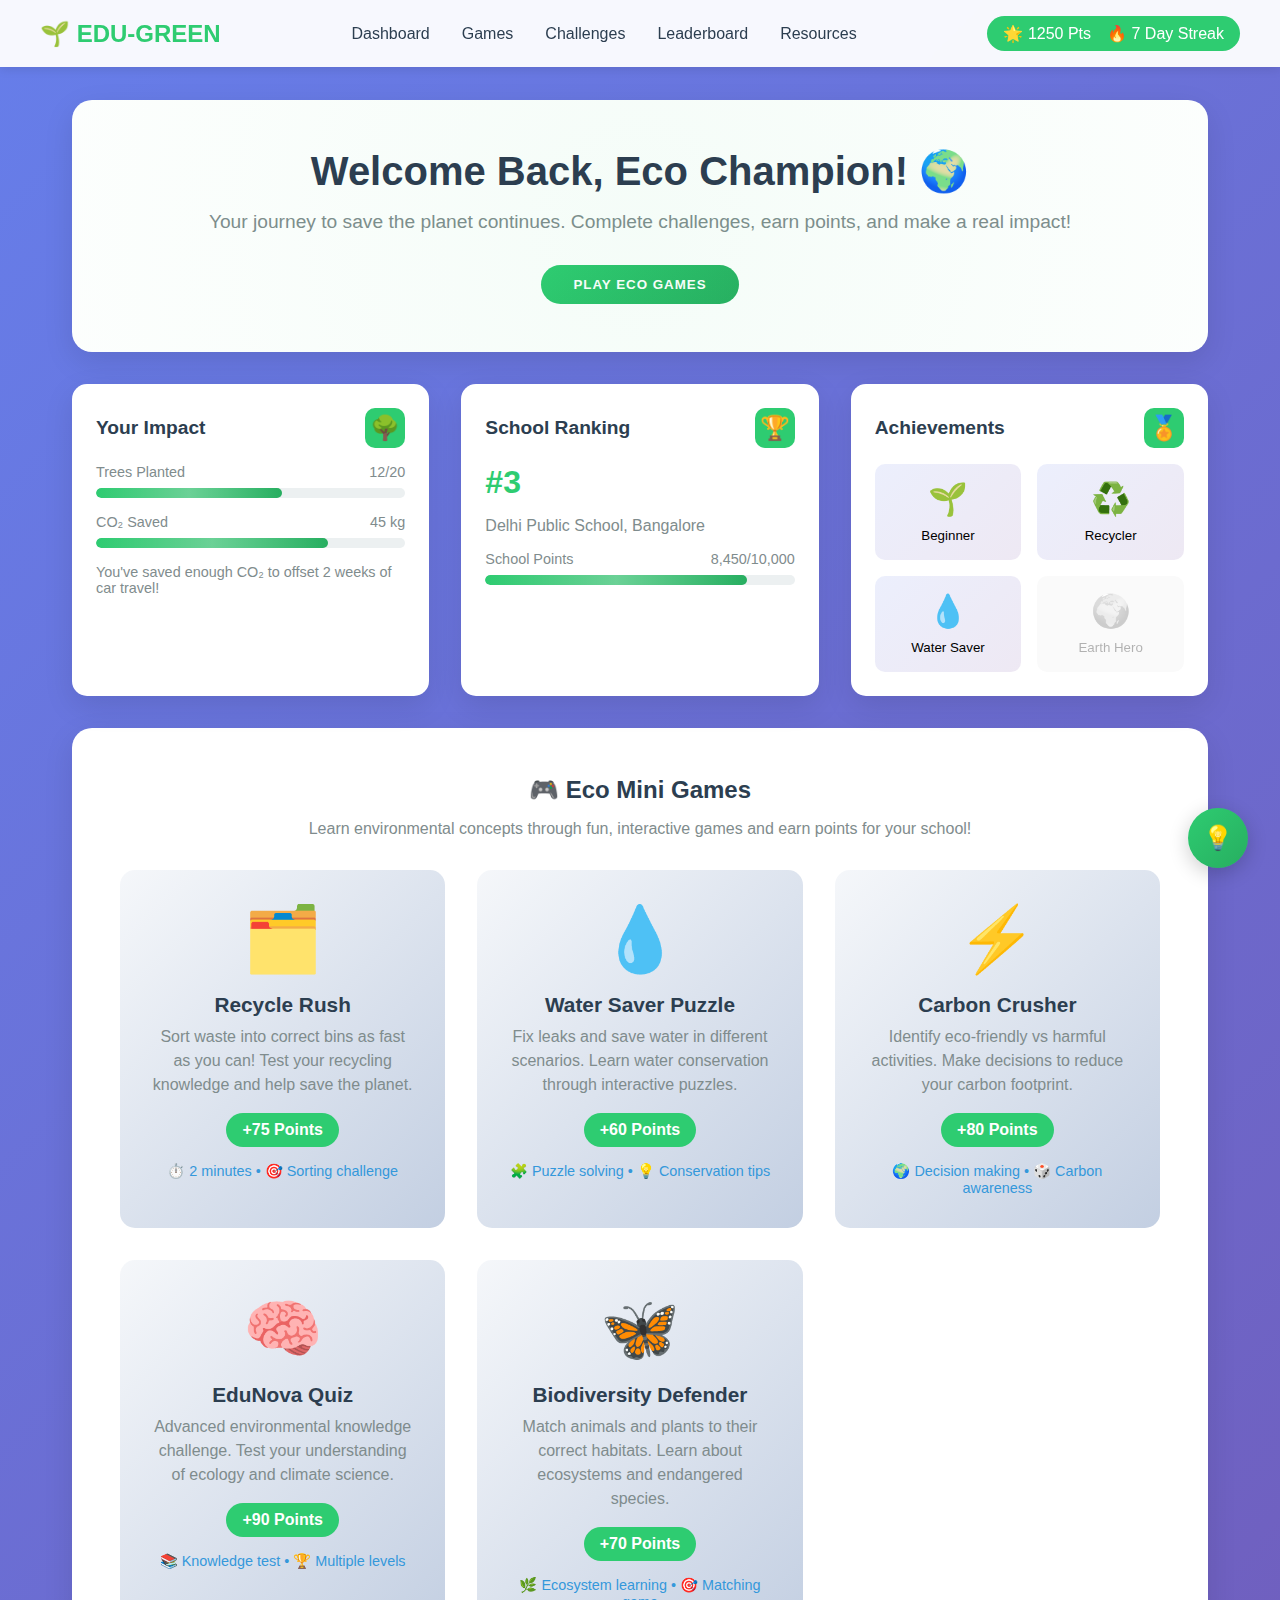
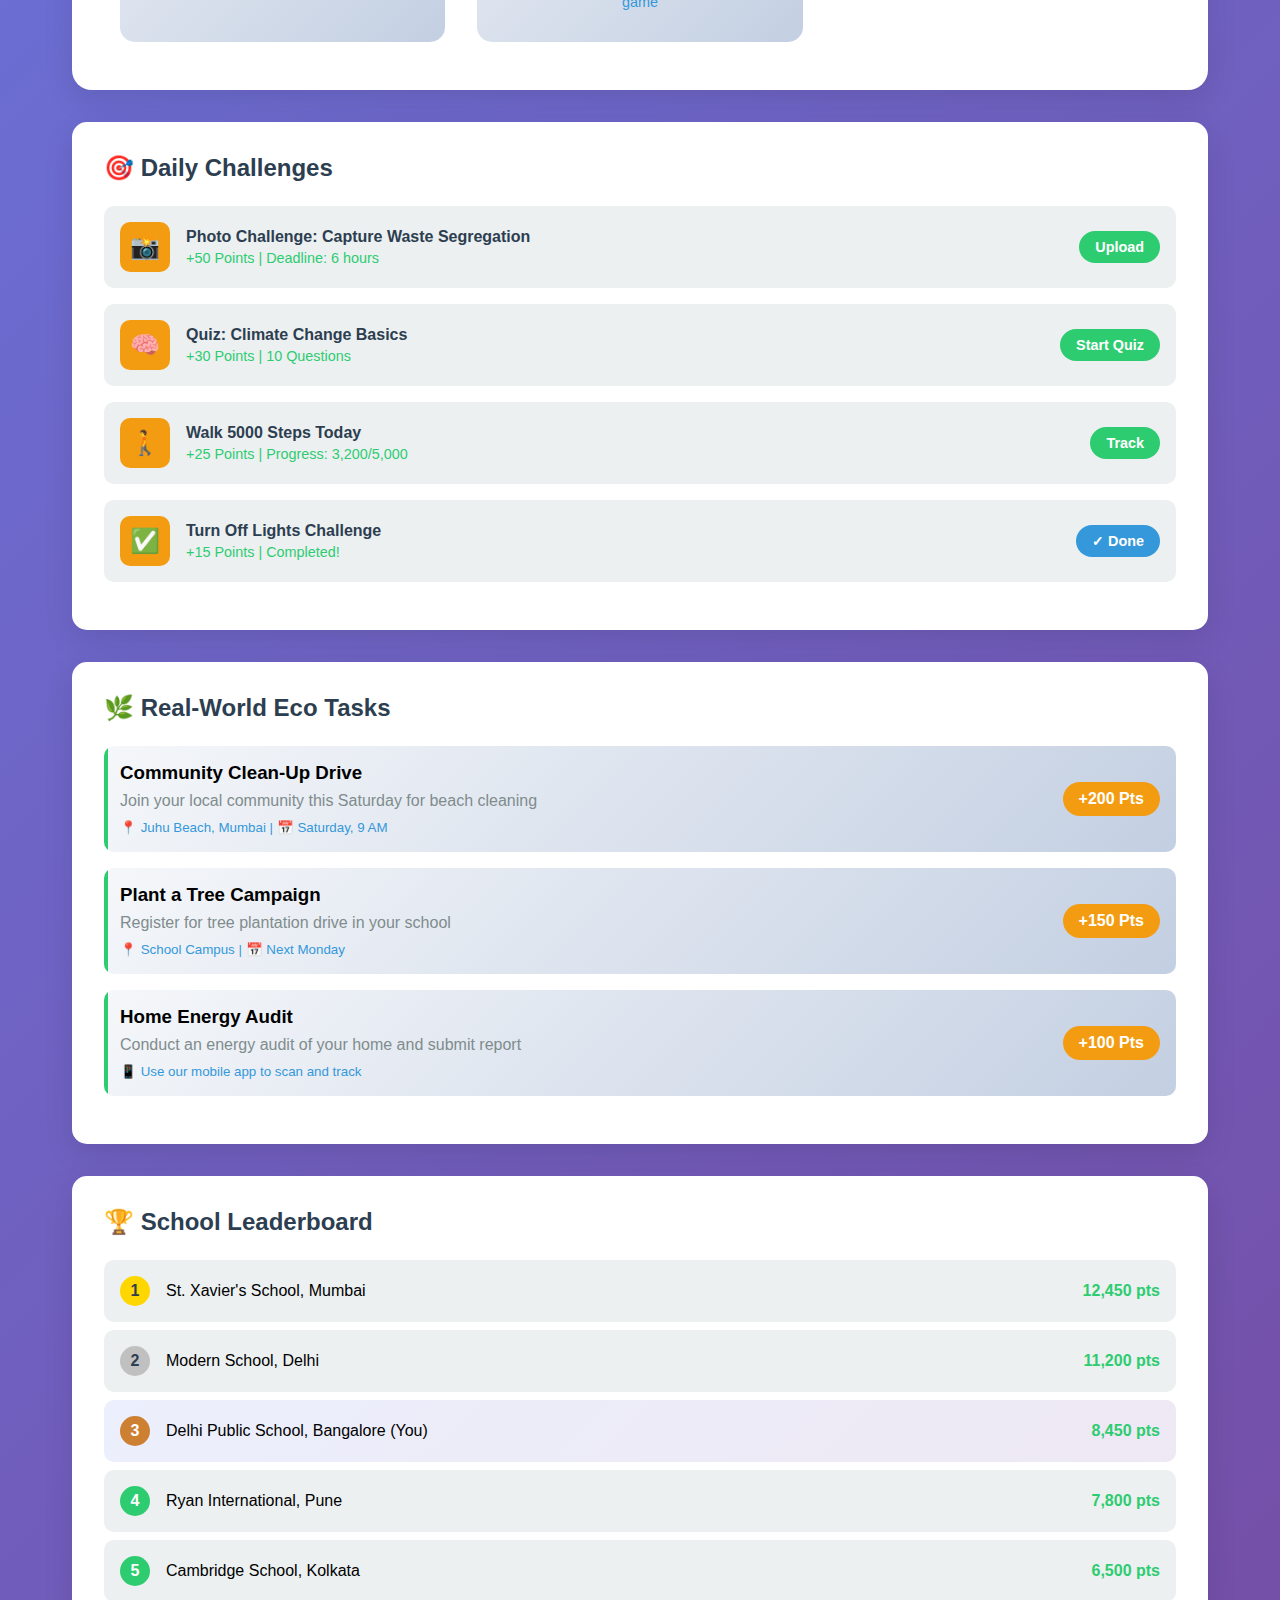
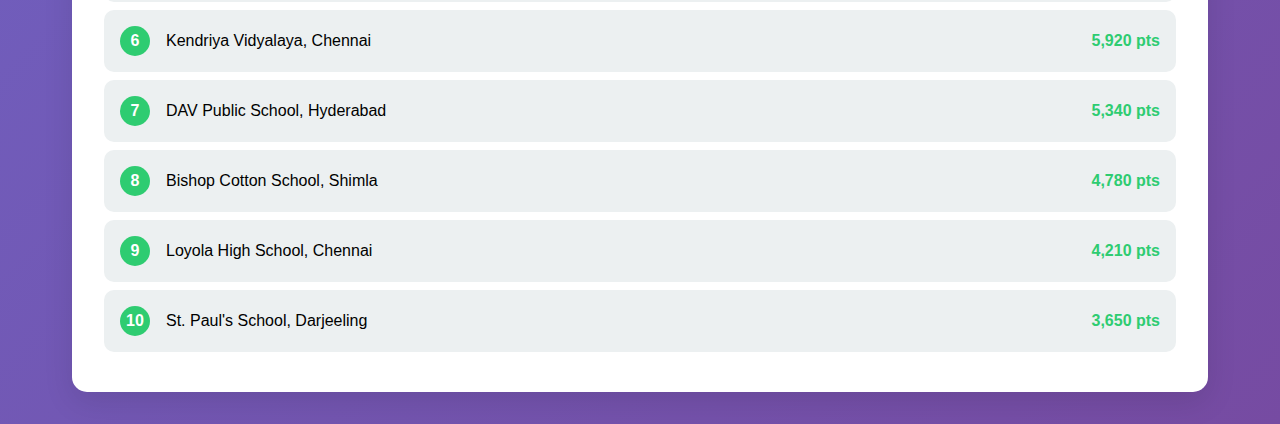
<file: index.html>
<!DOCTYPE html>
<html lang="en">
<head>
    <meta charset="UTF-8">
    <meta name="viewport" content="width=device-width, initial-scale=1.0">
    <title>EDU-GREEN - Learn, Act, Impact</title>
    <link rel="stylesheet" href="styles.css">
</head>
<body>
    <!-- Navigation -->
    <nav>
        <div class="nav-container">
            <div class="logo">
                🌱 EDU-GREEN
            </div>
            <ul class="nav-links">
                <li><a href="#dashboard" onclick="scrollToSection('dashboard')">Dashboard</a></li>
                <li><a href="#games" onclick="scrollToSection('games')">Games</a></li>
                <li><a href="#challenges" onclick="scrollToSection('challenges')">Challenges</a></li>
                <li><a href="#leaderboard" onclick="scrollToSection('leaderboard')">Leaderboard</a></li>
                <li><a href="#resources" onclick="showResources()">Resources</a></li>
            </ul>
            <div class="user-stats">
                <span>🌟 <span id="userPoints">1250</span> Pts</span>
                <span>🔥 <span id="streak">7</span> Day Streak</span>
            </div>
        </div>
    </nav>

    <!-- Main Container -->
    <div class="container">
        <!-- Hero Section -->
        <div class="hero" id="dashboard">
            <h1>Welcome Back, Eco Champion! 🌍</h1>
            <p>Your journey to save the planet continues. Complete challenges, earn points, and make a real impact!</p>
            <button class="btn btn-primary" onclick="scrollToSection('games')">Play Eco Games</button>
        </div>

        <!-- Dashboard Grid -->
        <div class="dashboard-grid">
            <!-- Personal Impact Card -->
            <div class="card" onclick="showImpactDetails()">
                <div class="card-header">
                    <span class="card-title">Your Impact</span>
                    <div class="card-icon">🌳</div>
                </div>
                <div class="progress-container">
                    <div class="progress-label">
                        <span>Trees Planted</span>
                        <span>12/20</span>
                    </div>
                    <div class="progress-bar">
                        <div class="progress-fill" style="width: 60%"></div>
                    </div>
                </div>
                <div class="progress-container">
                    <div class="progress-label">
                        <span>CO₂ Saved</span>
                        <span>45 kg</span>
                    </div>
                    <div class="progress-bar">
                        <div class="progress-fill" style="width: 75%"></div>
                    </div>
                </div>
                <p style="margin-top: 1rem; color: #7f8c8d; font-size: 0.9rem;">
                    You've saved enough CO₂ to offset 2 weeks of car travel!
                </p>
            </div>

            <!-- School Ranking Card -->
            <div class="card" onclick="showSchoolDetails()">
                <div class="card-header">
                    <span class="card-title">School Ranking</span>
                    <div class="card-icon">🏆</div>
                </div>
                <h2 style="font-size: 2rem; color: var(--primary-green); margin: 1rem 0;">#3</h2>
                <p style="color: #7f8c8d;">Delhi Public School, Bangalore</p>
                <div class="progress-container">
                    <div class="progress-label">
                        <span>School Points</span>
                        <span>8,450/10,000</span>
                    </div>
                    <div class="progress-bar">
                        <div class="progress-fill" style="width: 84.5%"></div>
                    </div>
                </div>
            </div>

            <!-- Achievements Card -->
            <div class="card" onclick="showAchievements()">
                <div class="card-header">
                    <span class="card-title">Achievements</span>
                    <div class="card-icon">🏅</div>
                </div>
                <div class="achievements-grid">
                    <div class="achievement-badge earned">
                        <div class="badge-emoji">🌱</div>
                        <small>Beginner</small>
                    </div>
                    <div class="achievement-badge earned">
                        <div class="badge-emoji">♻️</div>
                        <small>Recycler</small>
                    </div>
                    <div class="achievement-badge earned">
                        <div class="badge-emoji">💧</div>
                        <small>Water Saver</small>
                    </div>
                    <div class="achievement-badge locked">
                        <div class="badge-emoji">🌍</div>
                        <small>Earth Hero</small>
                    </div>
                </div>
            </div>
        </div>

        <!-- Eco Games Section -->
        <div class="games-section" id="games">
            <h2 style="text-align: center; color: var(--text-dark); margin-bottom: 1rem;">🎮 Eco Mini Games</h2>
            <p style="text-align: center; color: #7f8c8d; margin-bottom: 2rem;">
                Learn environmental concepts through fun, interactive games and earn points for your school!
            </p>
            
            <div class="games-grid">
                <div class="game-card" onclick="openGameModal('recycle-rush')">
                    <div class="game-icon">🗂️</div>
                    <div class="game-title">Recycle Rush</div>
                    <div class="game-description">Sort waste into correct bins as fast as you can! Test your recycling knowledge and help save the planet.</div>
                    <div class="game-points">+75 Points</div>
                    <div class="game-features">⏱️ 2 minutes • 🎯 Sorting challenge</div>
                </div>

                <div class="game-card" onclick="openGameModal('water-saver')">
                    <div class="game-icon">💧</div>
                    <div class="game-title">Water Saver Puzzle</div>
                    <div class="game-description">Fix leaks and save water in different scenarios. Learn water conservation through interactive puzzles.</div>
                    <div class="game-points">+60 Points</div>
                    <div class="game-features">🧩 Puzzle solving • 💡 Conservation tips</div>
                </div>

                <div class="game-card" onclick="openGameModal('carbon-crusher')">
                    <div class="game-icon">⚡</div>
                    <div class="game-title">Carbon Crusher</div>
                    <div class="game-description">Identify eco-friendly vs harmful activities. Make decisions to reduce your carbon footprint.</div>
                    <div class="game-points">+80 Points</div>
                    <div class="game-features">🌍 Decision making • 🎲 Carbon awareness</div>
                </div>

                <div class="game-card" onclick="openGameModal('edunova-quiz')">
                    <div class="game-icon">🧠</div>
                    <div class="game-title">EduNova Quiz</div>
                    <div class="game-description">Advanced environmental knowledge challenge. Test your understanding of ecology and climate science.</div>
                    <div class="game-points">+90 Points</div>
                    <div class="game-features">📚 Knowledge test • 🏆 Multiple levels</div>
                </div>

                <div class="game-card" onclick="openGameModal('biodiversity-defender')">
                    <div class="game-icon">🦋</div>
                    <div class="game-title">Biodiversity Defender</div>
                    <div class="game-description">Match animals and plants to their correct habitats. Learn about ecosystems and endangered species.</div>
                    <div class="game-points">+70 Points</div>
                    <div class="game-features">🌿 Ecosystem learning • 🎯 Matching game</div>
                </div>
            </div>
        </div>

        <!-- Daily Challenges -->
        <div class="challenges-container" id="challenges">
            <h2 style="margin-bottom: 1.5rem; color: var(--text-dark);">🎯 Daily Challenges</h2>
            
            <div class="challenge-item">
                <div class="challenge-icon">📸</div>
                <div class="challenge-details">
                    <div class="challenge-title">Photo Challenge: Capture Waste Segregation</div>
                    <div class="challenge-reward">+50 Points | Deadline: 6 hours</div>
                </div>
                <button class="challenge-status status-active" onclick="uploadPhoto()">Upload</button>
            </div>

            <div class="challenge-item">
                <div class="challenge-icon">🧠</div>
                <div class="challenge-details">
                    <div class="challenge-title">Quiz: Climate Change Basics</div>
                    <div class="challenge-reward">+30 Points | 10 Questions</div>
                </div>
                <button class="challenge-status status-active" onclick="startQuiz()">Start Quiz</button>
            </div>

            <div class="challenge-item">
                <div class="challenge-icon">🚶</div>
                <div class="challenge-details">
                    <div class="challenge-title">Walk 5000 Steps Today</div>
                    <div class="challenge-reward">+25 Points | Progress: 3,200/5,000</div>
                </div>
                <button class="challenge-status status-active">Track</button>
            </div>

            <div class="challenge-item">
                <div class="challenge-icon">✅</div>
                <div class="challenge-details">
                    <div class="challenge-title">Turn Off Lights Challenge</div>
                    <div class="challenge-reward">+15 Points | Completed!</div>
                </div>
                <button class="challenge-status status-completed">✓ Done</button>
            </div>
        </div>

        <!-- Real-World Eco Tasks -->
        <div class="eco-tasks">
            <h2 style="margin-bottom: 1.5rem; color: var(--text-dark);">🌿 Real-World Eco Tasks</h2>
            
            <div class="task-card">
                <div class="task-info">
                    <h3>Community Clean-Up Drive</h3>
                    <p style="color: #7f8c8d; margin: 0.5rem 0;">Join your local community this Saturday for beach cleaning</p>
                    <small style="color: var(--secondary-blue);">📍 Juhu Beach, Mumbai | 📅 Saturday, 9 AM</small>
                </div>
                <div class="task-points">+200 Pts</div>
            </div>

            <div class="task-card">
                <div class="task-info">
                    <h3>Plant a Tree Campaign</h3>
                    <p style="color: #7f8c8d; margin: 0.5rem 0;">Register for tree plantation drive in your school</p>
                    <small style="color: var(--secondary-blue);">📍 School Campus | 📅 Next Monday</small>
                </div>
                <div class="task-points">+150 Pts</div>
            </div>

            <div class="task-card">
                <div class="task-info">
                    <h3>Home Energy Audit</h3>
                    <p style="color: #7f8c8d; margin: 0.5rem 0;">Conduct an energy audit of your home and submit report</p>
                    <small style="color: var(--secondary-blue);">📱 Use our mobile app to scan and track</small>
                </div>
                <div class="task-points">+100 Pts</div>
            </div>
        </div>

        <!-- Leaderboard -->
        <div class="leaderboard" id="leaderboard">
            <h2 style="margin-bottom: 1.5rem; color: var(--text-dark);">🏆 School Leaderboard</h2>
            
            <div class="leaderboard-item">
                <div class="rank gold">1</div>
                <span class="school-name">St. Xavier's School, Mumbai</span>
                <span class="school-points">12,450 pts</span>
            </div>

            <div class="leaderboard-item">
                <div class="rank silver">2</div>
                <span class="school-name">Modern School, Delhi</span>
                <span class="school-points">11,200 pts</span>
            </div>

            <div class="leaderboard-item" style="background: linear-gradient(135deg, #667eea20 0%, #764ba220 100%);">
                <div class="rank bronze">3</div>
                <span class="school-name">Delhi Public School, Bangalore (You)</span>
                <span class="school-points">8,450 pts</span>
            </div>

            <div class="leaderboard-item">
                <div class="rank">4</div>
                <span class="school-name">Ryan International, Pune</span>
                <span class="school-points">7,800 pts</span>
            </div>

            <div class="leaderboard-item">
                <div class="rank">5</div>
                <span class="school-name">Cambridge School, Kolkata</span>
                <span class="school-points">6,500 pts</span>
            </div>

            <div class="leaderboard-item">
                <div class="rank">6</div>
                <span class="school-name">Kendriya Vidyalaya, Chennai</span>
                <span class="school-points">5,920 pts</span>
            </div>

            <div class="leaderboard-item">
                <div class="rank">7</div>
                <span class="school-name">DAV Public School, Hyderabad</span>
                <span class="school-points">5,340 pts</span>
            </div>

            <div class="leaderboard-item">
                <div class="rank">8</div>
                <span class="school-name">Bishop Cotton School, Shimla</span>
                <span class="school-points">4,780 pts</span>
            </div>

            <div class="leaderboard-item">
                <div class="rank">9</div>
                <span class="school-name">Loyola High School, Chennai</span>
                <span class="school-points">4,210 pts</span>
            </div>

            <div class="leaderboard-item">
                <div class="rank">10</div>
                <span class="school-name">St. Paul's School, Darjeeling</span>
                <span class="school-points">3,650 pts</span>
            </div>
        </div>
    </div>

    <!-- Game Modal -->
    <div id="gameModal" class="modal">
        <div class="modal-content">
            <h2 id="gameTitle" style="margin-bottom: 1rem; color: var(--text-dark); text-align: center;">Game Title</h2>
            <div id="gameInterface" class="game-interface">
                <div style="font-size: 4rem; margin-bottom: 2rem;">🎮</div>
                <h3>Select a game to play!</h3>
                <p style="color: #7f8c8d; margin-top: 1rem;">Choose from our collection of educational eco-games.</p>
            </div>
            <div style="text-align: center; margin-top: 2rem;">
                <button class="btn btn-secondary" onclick="closeGameModal()">Close</button>
            </div>
        </div>
    </div>

    <!-- Floating Action Button -->
    <div class="fab" onclick="showEcoTips()">💡</div>

    <script src="script.js"></script>
</body>
</html>
</file>
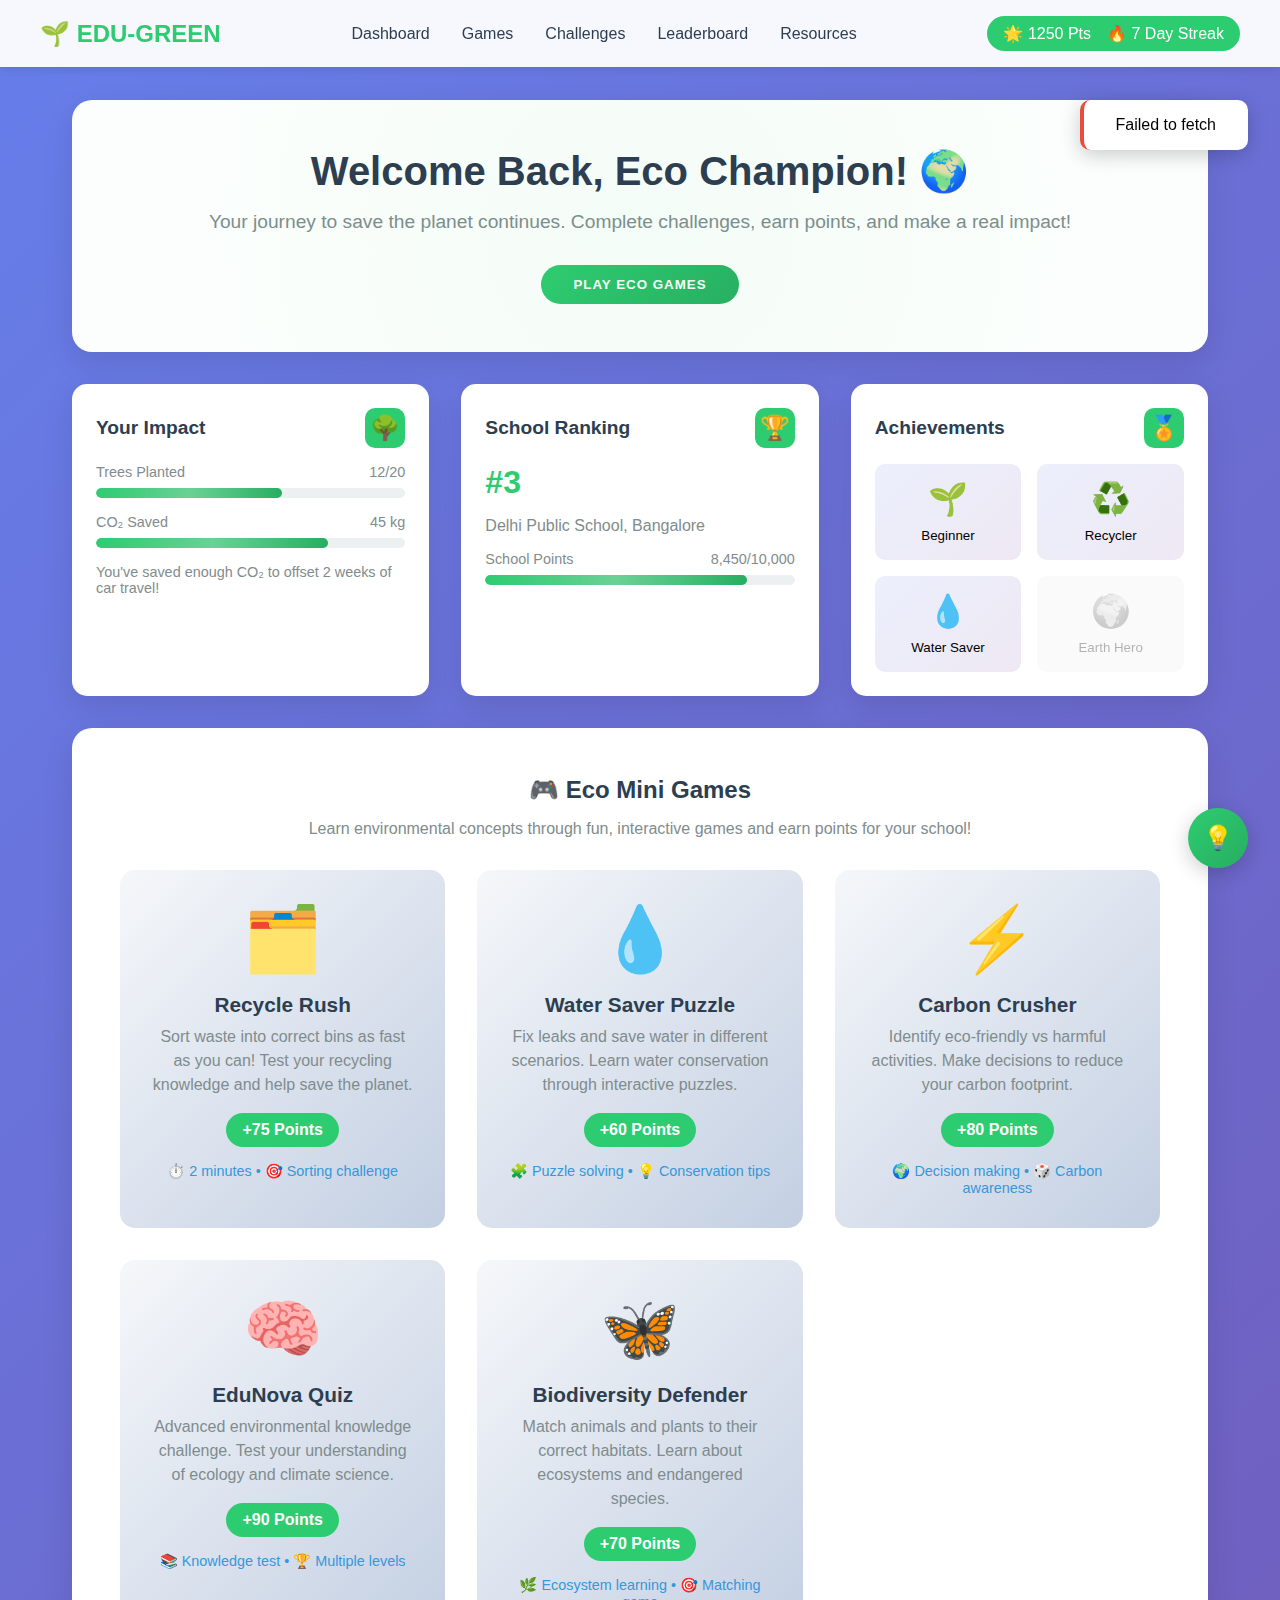
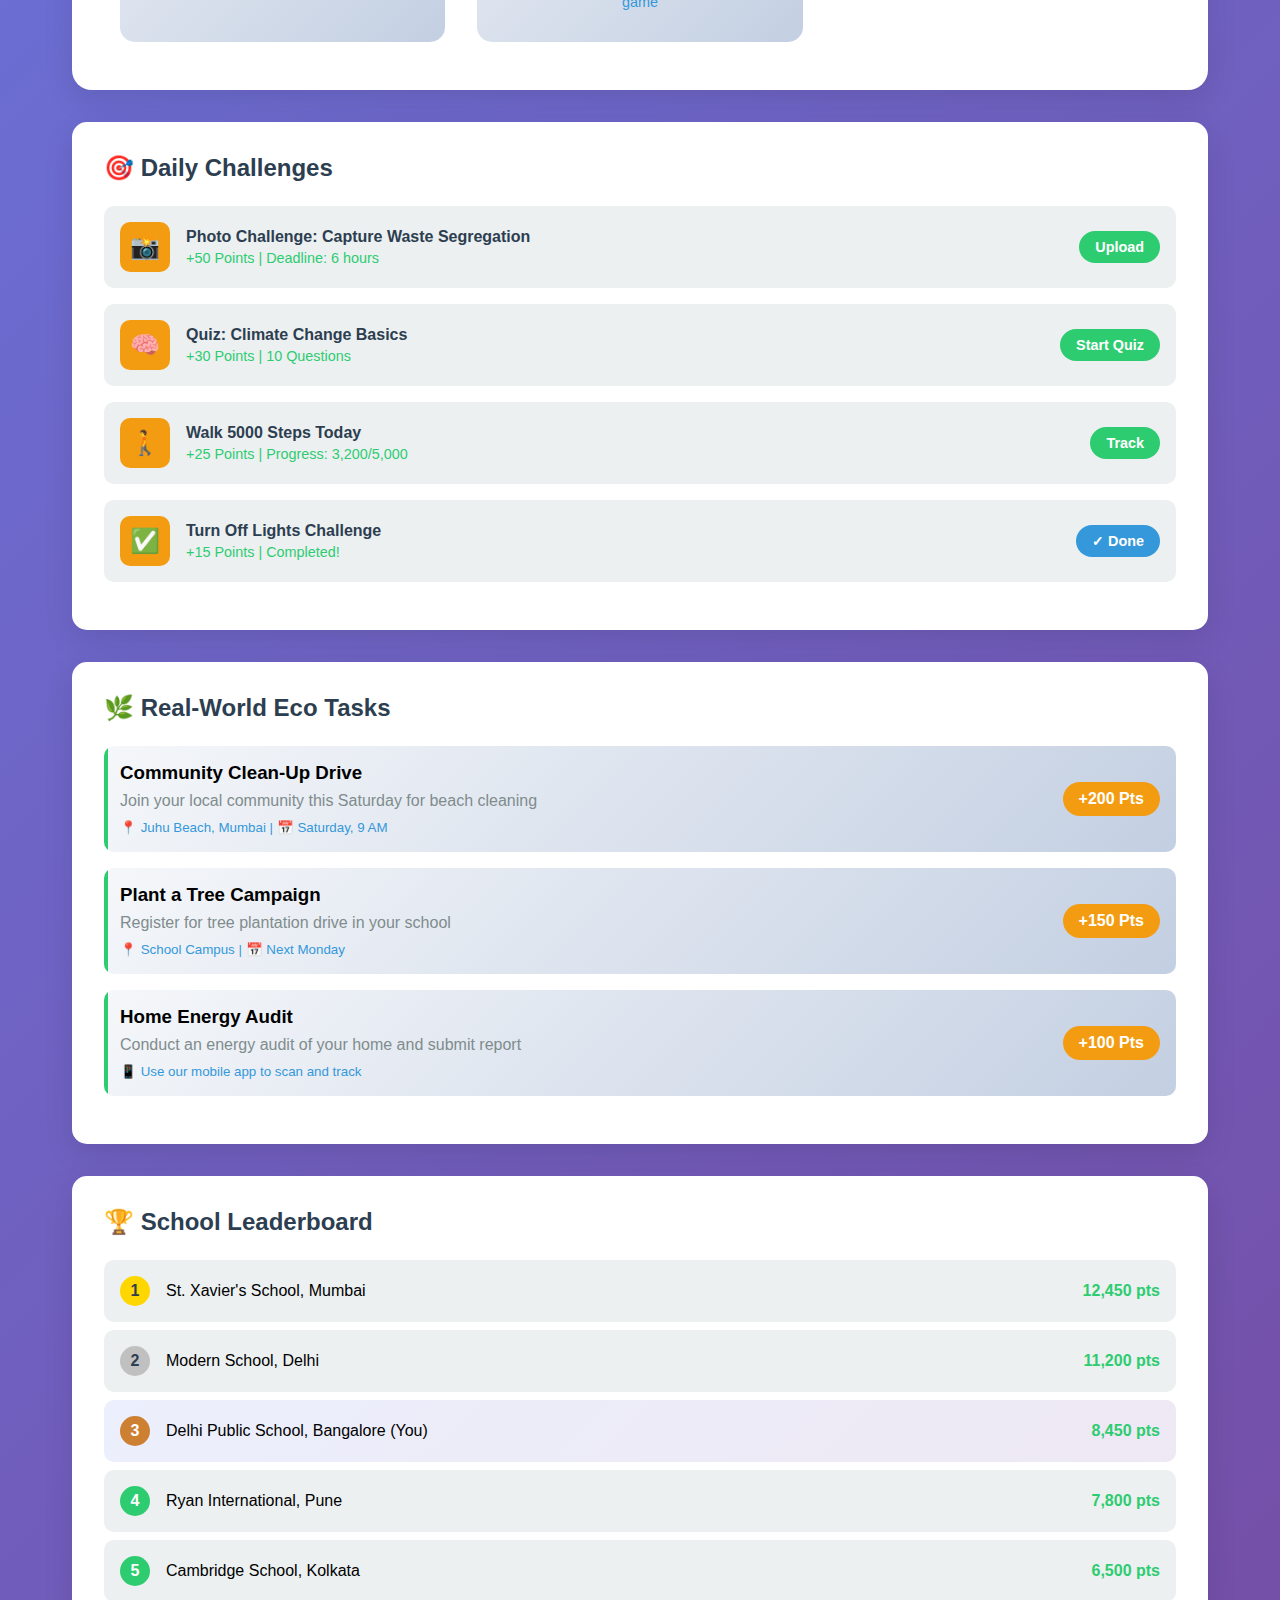
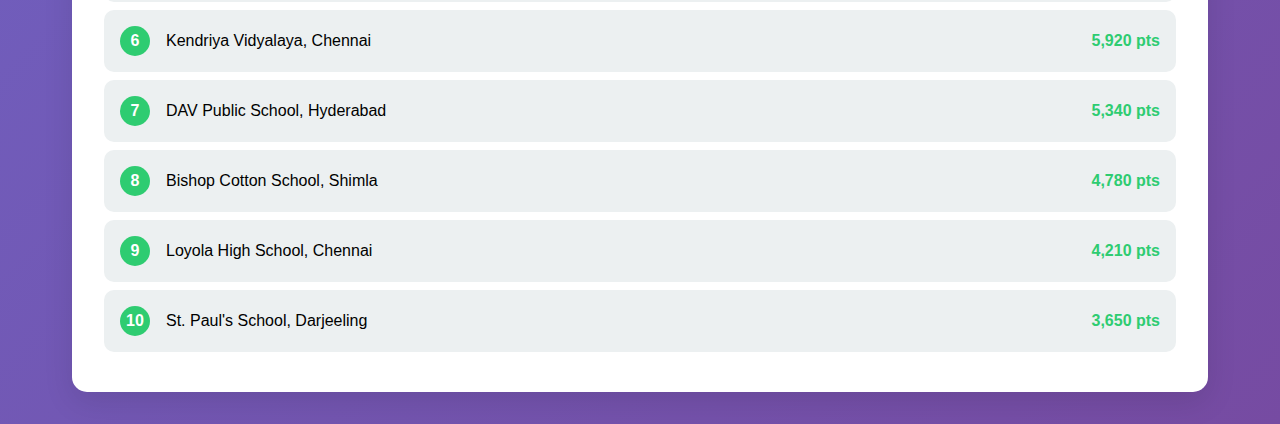
<file: fontend/index.html>
<!DOCTYPE html>
<html lang="en">
<head>
    <meta charset="UTF-8">
    <meta name="viewport" content="width=device-width, initial-scale=1.0">
    <title>EDU-GREEN - Learn, Act, Impact</title>
    <link rel="stylesheet" href="styles.css">
</head>
<body>
    <!-- Navigation -->
    <nav>
        <div class="nav-container">
            <div class="logo">
                🌱 EDU-GREEN
            </div>
            <ul class="nav-links">
                <li><a href="#dashboard" onclick="scrollToSection('dashboard')">Dashboard</a></li>
                <li><a href="#games" onclick="scrollToSection('games')">Games</a></li>
                <li><a href="#challenges" onclick="scrollToSection('challenges')">Challenges</a></li>
                <li><a href="#leaderboard" onclick="scrollToSection('leaderboard')">Leaderboard</a></li>
                <li><a href="#resources" onclick="showResources()">Resources</a></li>
            </ul>
            <div class="user-stats">
                <span>🌟 <span id="userPoints">1250</span> Pts</span>
                <span>🔥 <span id="streak">7</span> Day Streak</span>
            </div>
        </div>
    </nav>

    <!-- Main Container -->
    <div class="container">
        <!-- Hero Section -->
        <div class="hero" id="dashboard">
            <h1>Welcome Back, Eco Champion! 🌍</h1>
            <p>Your journey to save the planet continues. Complete challenges, earn points, and make a real impact!</p>
            <button class="btn btn-primary" onclick="scrollToSection('games')">Play Eco Games</button>
        </div>

        <!-- Dashboard Grid -->
        <div class="dashboard-grid">
            <!-- Personal Impact Card -->
            <div class="card" onclick="showImpactDetails()">
                <div class="card-header">
                    <span class="card-title">Your Impact</span>
                    <div class="card-icon">🌳</div>
                </div>
                <div class="progress-container">
                    <div class="progress-label">
                        <span>Trees Planted</span>
                        <span>12/20</span>
                    </div>
                    <div class="progress-bar">
                        <div class="progress-fill" style="width: 60%"></div>
                    </div>
                </div>
                <div class="progress-container">
                    <div class="progress-label">
                        <span>CO₂ Saved</span>
                        <span>45 kg</span>
                    </div>
                    <div class="progress-bar">
                        <div class="progress-fill" style="width: 75%"></div>
                    </div>
                </div>
                <p style="margin-top: 1rem; color: #7f8c8d; font-size: 0.9rem;">
                    You've saved enough CO₂ to offset 2 weeks of car travel!
                </p>
            </div>

            <!-- School Ranking Card -->
            <div class="card" onclick="showSchoolDetails()">
                <div class="card-header">
                    <span class="card-title">School Ranking</span>
                    <div class="card-icon">🏆</div>
                </div>
                <h2 style="font-size: 2rem; color: var(--primary-green); margin: 1rem 0;">#3</h2>
                <p style="color: #7f8c8d;">Delhi Public School, Bangalore</p>
                <div class="progress-container">
                    <div class="progress-label">
                        <span>School Points</span>
                        <span>8,450/10,000</span>
                    </div>
                    <div class="progress-bar">
                        <div class="progress-fill" style="width: 84.5%"></div>
                    </div>
                </div>
            </div>

            <!-- Achievements Card -->
            <div class="card" onclick="showAchievements()">
                <div class="card-header">
                    <span class="card-title">Achievements</span>
                    <div class="card-icon">🏅</div>
                </div>
                <div class="achievements-grid">
                    <div class="achievement-badge earned">
                        <div class="badge-emoji">🌱</div>
                        <small>Beginner</small>
                    </div>
                    <div class="achievement-badge earned">
                        <div class="badge-emoji">♻️</div>
                        <small>Recycler</small>
                    </div>
                    <div class="achievement-badge earned">
                        <div class="badge-emoji">💧</div>
                        <small>Water Saver</small>
                    </div>
                    <div class="achievement-badge locked">
                        <div class="badge-emoji">🌍</div>
                        <small>Earth Hero</small>
                    </div>
                </div>
            </div>
        </div>

        <!-- Eco Games Section -->
        <div class="games-section" id="games">
            <h2 style="text-align: center; color: var(--text-dark); margin-bottom: 1rem;">🎮 Eco Mini Games</h2>
            <p style="text-align: center; color: #7f8c8d; margin-bottom: 2rem;">
                Learn environmental concepts through fun, interactive games and earn points for your school!
            </p>
            
            <div class="games-grid">
                <div class="game-card" onclick="openGameModal('recycle-rush')">
                    <div class="game-icon">🗂️</div>
                    <div class="game-title">Recycle Rush</div>
                    <div class="game-description">Sort waste into correct bins as fast as you can! Test your recycling knowledge and help save the planet.</div>
                    <div class="game-points">+75 Points</div>
                    <div class="game-features">⏱️ 2 minutes • 🎯 Sorting challenge</div>
                </div>

                <div class="game-card" onclick="openGameModal('water-saver')">
                    <div class="game-icon">💧</div>
                    <div class="game-title">Water Saver Puzzle</div>
                    <div class="game-description">Fix leaks and save water in different scenarios. Learn water conservation through interactive puzzles.</div>
                    <div class="game-points">+60 Points</div>
                    <div class="game-features">🧩 Puzzle solving • 💡 Conservation tips</div>
                </div>

                <div class="game-card" onclick="openGameModal('carbon-crusher')">
                    <div class="game-icon">⚡</div>
                    <div class="game-title">Carbon Crusher</div>
                    <div class="game-description">Identify eco-friendly vs harmful activities. Make decisions to reduce your carbon footprint.</div>
                    <div class="game-points">+80 Points</div>
                    <div class="game-features">🌍 Decision making • 🎲 Carbon awareness</div>
                </div>

                <div class="game-card" onclick="openGameModal('edunova-quiz')">
                    <div class="game-icon">🧠</div>
                    <div class="game-title">EduNova Quiz</div>
                    <div class="game-description">Advanced environmental knowledge challenge. Test your understanding of ecology and climate science.</div>
                    <div class="game-points">+90 Points</div>
                    <div class="game-features">📚 Knowledge test • 🏆 Multiple levels</div>
                </div>

                <div class="game-card" onclick="openGameModal('biodiversity-defender')">
                    <div class="game-icon">🦋</div>
                    <div class="game-title">Biodiversity Defender</div>
                    <div class="game-description">Match animals and plants to their correct habitats. Learn about ecosystems and endangered species.</div>
                    <div class="game-points">+70 Points</div>
                    <div class="game-features">🌿 Ecosystem learning • 🎯 Matching game</div>
                </div>
            </div>
        </div>

        <!-- Daily Challenges -->
        <div class="challenges-container" id="challenges">
            <h2 style="margin-bottom: 1.5rem; color: var(--text-dark);">🎯 Daily Challenges</h2>
            
            <div class="challenge-item">
                <div class="challenge-icon">📸</div>
                <div class="challenge-details">
                    <div class="challenge-title">Photo Challenge: Capture Waste Segregation</div>
                    <div class="challenge-reward">+50 Points | Deadline: 6 hours</div>
                </div>
                <button class="challenge-status status-active" onclick="uploadPhoto()">Upload</button>
            </div>

            <div class="challenge-item">
                <div class="challenge-icon">🧠</div>
                <div class="challenge-details">
                    <div class="challenge-title">Quiz: Climate Change Basics</div>
                    <div class="challenge-reward">+30 Points | 10 Questions</div>
                </div>
                <button class="challenge-status status-active" onclick="startQuiz()">Start Quiz</button>
            </div>

            <div class="challenge-item">
                <div class="challenge-icon">🚶</div>
                <div class="challenge-details">
                    <div class="challenge-title">Walk 5000 Steps Today</div>
                    <div class="challenge-reward">+25 Points | Progress: 3,200/5,000</div>
                </div>
                <button class="challenge-status status-active">Track</button>
            </div>

            <div class="challenge-item">
                <div class="challenge-icon">✅</div>
                <div class="challenge-details">
                    <div class="challenge-title">Turn Off Lights Challenge</div>
                    <div class="challenge-reward">+15 Points | Completed!</div>
                </div>
                <button class="challenge-status status-completed">✓ Done</button>
            </div>
        </div>

        <!-- Real-World Eco Tasks -->
        <div class="eco-tasks">
            <h2 style="margin-bottom: 1.5rem; color: var(--text-dark);">🌿 Real-World Eco Tasks</h2>
            
            <div class="task-card">
                <div class="task-info">
                    <h3>Community Clean-Up Drive</h3>
                    <p style="color: #7f8c8d; margin: 0.5rem 0;">Join your local community this Saturday for beach cleaning</p>
                    <small style="color: var(--secondary-blue);">📍 Juhu Beach, Mumbai | 📅 Saturday, 9 AM</small>
                </div>
                <div class="task-points">+200 Pts</div>
            </div>

            <div class="task-card">
                <div class="task-info">
                    <h3>Plant a Tree Campaign</h3>
                    <p style="color: #7f8c8d; margin: 0.5rem 0;">Register for tree plantation drive in your school</p>
                    <small style="color: var(--secondary-blue);">📍 School Campus | 📅 Next Monday</small>
                </div>
                <div class="task-points">+150 Pts</div>
            </div>

            <div class="task-card">
                <div class="task-info">
                    <h3>Home Energy Audit</h3>
                    <p style="color: #7f8c8d; margin: 0.5rem 0;">Conduct an energy audit of your home and submit report</p>
                    <small style="color: var(--secondary-blue);">📱 Use our mobile app to scan and track</small>
                </div>
                <div class="task-points">+100 Pts</div>
            </div>
        </div>

        <!-- Leaderboard -->
        <div class="leaderboard" id="leaderboard">
            <h2 style="margin-bottom: 1.5rem; color: var(--text-dark);">🏆 School Leaderboard</h2>
            
            <div class="leaderboard-item">
                <div class="rank gold">1</div>
                <span class="school-name">St. Xavier's School, Mumbai</span>
                <span class="school-points">12,450 pts</span>
            </div>

            <div class="leaderboard-item">
                <div class="rank silver">2</div>
                <span class="school-name">Modern School, Delhi</span>
                <span class="school-points">11,200 pts</span>
            </div>

            <div class="leaderboard-item" style="background: linear-gradient(135deg, #667eea20 0%, #764ba220 100%);">
                <div class="rank bronze">3</div>
                <span class="school-name">Delhi Public School, Bangalore (You)</span>
                <span class="school-points">8,450 pts</span>
            </div>

            <div class="leaderboard-item">
                <div class="rank">4</div>
                <span class="school-name">Ryan International, Pune</span>
                <span class="school-points">7,800 pts</span>
            </div>

            <div class="leaderboard-item">
                <div class="rank">5</div>
                <span class="school-name">Cambridge School, Kolkata</span>
                <span class="school-points">6,500 pts</span>
            </div>

            <div class="leaderboard-item">
                <div class="rank">6</div>
                <span class="school-name">Kendriya Vidyalaya, Chennai</span>
                <span class="school-points">5,920 pts</span>
            </div>

            <div class="leaderboard-item">
                <div class="rank">7</div>
                <span class="school-name">DAV Public School, Hyderabad</span>
                <span class="school-points">5,340 pts</span>
            </div>

            <div class="leaderboard-item">
                <div class="rank">8</div>
                <span class="school-name">Bishop Cotton School, Shimla</span>
                <span class="school-points">4,780 pts</span>
            </div>

            <div class="leaderboard-item">
                <div class="rank">9</div>
                <span class="school-name">Loyola High School, Chennai</span>
                <span class="school-points">4,210 pts</span>
            </div>

            <div class="leaderboard-item">
                <div class="rank">10</div>
                <span class="school-name">St. Paul's School, Darjeeling</span>
                <span class="school-points">3,650 pts</span>
            </div>
        </div>
    </div>

    <!-- Game Modal -->
    <div id="gameModal" class="modal">
        <div class="modal-content">
            <h2 id="gameTitle" style="margin-bottom: 1rem; color: var(--text-dark); text-align: center;">Game Title</h2>
            <div id="gameInterface" class="game-interface">
                <div style="font-size: 4rem; margin-bottom: 2rem;">🎮</div>
                <h3>Select a game to play!</h3>
                <p style="color: #7f8c8d; margin-top: 1rem;">Choose from our collection of educational eco-games.</p>
            </div>
            <div style="text-align: center; margin-top: 2rem;">
                <button class="btn btn-secondary" onclick="closeGameModal()">Close</button>
            </div>
        </div>
    </div>

    <!-- Floating Action Button -->
    <div class="fab" onclick="showEcoTips()">💡</div>

    <script src="script.js"></script>
</body>
</html>
</file>
<file: styles.css>
/* ECO-GREEN Styles */

* {
    margin: 0;
    padding: 0;
    box-sizing: border-box;
}

:root {
    --primary-green: #2ecc71;
    --dark-green: #27ae60;
    --secondary-blue: #3498db;
    --accent-orange: #f39c12;
    --danger-red: #e74c3c;
    --bg-light: #ecf0f1;
    --text-dark: #2c3e50;
    --card-shadow: 0 10px 30px rgba(0,0,0,0.1);
}

body {
    font-family: 'Segoe UI', Tahoma, Geneva, Verdana, sans-serif;
    background: linear-gradient(135deg, #667eea 0%, #764ba2 100%);
    min-height: 100vh;
    overflow-x: hidden;
}

/* Navigation */
nav {
    background: rgba(255,255,255,0.95);
    padding: 1rem 2rem;
    position: fixed;
    width: 100%;
    top: 0;
    z-index: 1000;
    box-shadow: 0 2px 10px rgba(0,0,0,0.1);
    backdrop-filter: blur(10px);
}

.nav-container {
    max-width: 1200px;
    margin: 0 auto;
    display: flex;
    justify-content: space-between;
    align-items: center;
}

.logo {
    font-size: 1.5rem;
    font-weight: bold;
    color: var(--primary-green);
    display: flex;
    align-items: center;
    gap: 0.5rem;
}

.nav-links {
    display: flex;
    gap: 2rem;
    list-style: none;
}

.nav-links a {
    text-decoration: none;
    color: var(--text-dark);
    font-weight: 500;
    transition: color 0.3s;
}

.nav-links a:hover {
    color: var(--primary-green);
}

.user-stats {
    display: flex;
    align-items: center;
    gap: 1rem;
    background: var(--primary-green);
    padding: 0.5rem 1rem;
    border-radius: 25px;
    color: white;
}

/* Main Container */
.container {
    max-width: 1200px;
    margin: 100px auto 2rem;
    padding: 0 2rem;
}

/* Hero Section */
.hero {
    background: white;
    border-radius: 20px;
    padding: 3rem;
    margin-bottom: 2rem;
    box-shadow: var(--card-shadow);
    text-align: center;
    position: relative;
    overflow: hidden;
}

.hero::before {
    content: "";
    position: absolute;
    top: -50%;
    right: -50%;
    width: 200%;
    height: 200%;
    background: radial-gradient(circle, var(--primary-green) 0%, transparent 70%);
    opacity: 0.05;
    animation: rotate 30s linear infinite;
}

@keyframes rotate {
    0% { transform: rotate(0deg); }
    100% { transform: rotate(360deg); }
}

.hero h1 {
    font-size: 2.5rem;
    color: var(--text-dark);
    margin-bottom: 1rem;
    position: relative;
}

.hero p {
    font-size: 1.2rem;
    color: #7f8c8d;
    margin-bottom: 2rem;
}

/* Dashboard Grid */
.dashboard-grid {
    display: grid;
    grid-template-columns: repeat(auto-fit, minmax(300px, 1fr));
    gap: 2rem;
    margin-bottom: 2rem;
}

.card {
    background: white;
    border-radius: 15px;
    padding: 1.5rem;
    box-shadow: var(--card-shadow);
    transition: transform 0.3s, box-shadow 0.3s;
    cursor: pointer;
    position: relative;
    overflow: hidden;
}

.card:hover {
    transform: translateY(-5px);
    box-shadow: 0 15px 40px rgba(0,0,0,0.15);
}

.card-header {
    display: flex;
    justify-content: space-between;
    align-items: center;
    margin-bottom: 1rem;
}

.card-title {
    font-size: 1.2rem;
    font-weight: bold;
    color: var(--text-dark);
}

.card-icon {
    width: 40px;
    height: 40px;
    background: var(--primary-green);
    border-radius: 10px;
    display: flex;
    align-items: center;
    justify-content: center;
    font-size: 1.5rem;
}

/* Progress Bars */
.progress-container {
    margin: 1rem 0;
}

.progress-label {
    display: flex;
    justify-content: space-between;
    margin-bottom: 0.5rem;
    font-size: 0.9rem;
    color: #7f8c8d;
}

.progress-bar {
    height: 10px;
    background: var(--bg-light);
    border-radius: 5px;
    overflow: hidden;
}

.progress-fill {
    height: 100%;
    background: linear-gradient(90deg, var(--primary-green), var(--dark-green));
    border-radius: 5px;
    transition: width 1s ease;
    position: relative;
}

.progress-fill::after {
    content: "";
    position: absolute;
    top: 0;
    left: 0;
    right: 0;
    bottom: 0;
    background: linear-gradient(90deg, transparent, rgba(255,255,255,0.3), transparent);
    animation: shimmer 2s infinite;
}

@keyframes shimmer {
    0% { transform: translateX(-100%); }
    100% { transform: translateX(100%); }
}

/* Games Section */
.games-section {
    background: white;
    border-radius: 20px;
    padding: 3rem;
    margin-bottom: 2rem;
    box-shadow: var(--card-shadow);
}

.games-grid {
    display: grid;
    grid-template-columns: repeat(auto-fit, minmax(280px, 1fr));
    gap: 2rem;
    margin-top: 2rem;
}

.game-card {
    background: linear-gradient(135deg, #f5f7fa 0%, #c3cfe2 100%);
    border-radius: 15px;
    padding: 2rem;
    text-align: center;
    cursor: pointer;
    transition: all 0.3s;
    position: relative;
    overflow: hidden;
}

.game-card:hover {
    transform: translateY(-10px) scale(1.05);
    box-shadow: 0 20px 40px rgba(0,0,0,0.2);
}

.game-icon {
    font-size: 4rem;
    margin-bottom: 1rem;
    display: block;
}

.game-title {
    font-size: 1.3rem;
    font-weight: bold;
    color: var(--text-dark);
    margin-bottom: 0.5rem;
}

.game-description {
    color: #7f8c8d;
    margin-bottom: 1rem;
    line-height: 1.5;
}

.game-points {
    background: var(--primary-green);
    color: white;
    padding: 0.5rem 1rem;
    border-radius: 20px;
    font-weight: bold;
    display: inline-block;
    margin-bottom: 1rem;
}

.game-features {
    font-size: 0.9rem;
    color: var(--secondary-blue);
}

/* Challenges Section */
.challenges-container {
    background: white;
    border-radius: 15px;
    padding: 2rem;
    margin-bottom: 2rem;
    box-shadow: var(--card-shadow);
}

.challenge-item {
    display: flex;
    align-items: center;
    padding: 1rem;
    margin: 1rem 0;
    background: var(--bg-light);
    border-radius: 10px;
    transition: all 0.3s;
}

.challenge-item:hover {
    background: linear-gradient(135deg, #667eea20 0%, #764ba220 100%);
    transform: translateX(5px);
}

.challenge-icon {
    width: 50px;
    height: 50px;
    background: var(--accent-orange);
    border-radius: 10px;
    display: flex;
    align-items: center;
    justify-content: center;
    font-size: 1.5rem;
    margin-right: 1rem;
}

.challenge-details {
    flex: 1;
}

.challenge-title {
    font-weight: bold;
    color: var(--text-dark);
    margin-bottom: 0.25rem;
}

.challenge-reward {
    font-size: 0.9rem;
    color: var(--primary-green);
}

.challenge-status {
    padding: 0.5rem 1rem;
    border-radius: 20px;
    font-size: 0.9rem;
    font-weight: bold;
    border: none;
    cursor: pointer;
    transition: all 0.3s;
}

.status-active {
    background: var(--primary-green);
    color: white;
}

.status-active:hover {
    transform: scale(1.05);
    box-shadow: 0 5px 15px rgba(46, 204, 113, 0.3);
}

.status-completed {
    background: var(--secondary-blue);
    color: white;
}

/* Leaderboard */
.leaderboard {
    background: white;
    border-radius: 15px;
    padding: 2rem;
    box-shadow: var(--card-shadow);
    margin-bottom: 2rem;
}

.leaderboard-item {
    display: flex;
    align-items: center;
    padding: 1rem;
    margin: 0.5rem 0;
    background: var(--bg-light);
    border-radius: 10px;
    transition: all 0.3s;
    min-height: 60px;
}

.leaderboard-item:hover {
    transform: scale(1.02);
}

.rank {
    width: 30px;
    height: 30px;
    background: var(--primary-green);
    border-radius: 50%;
    display: flex;
    align-items: center;
    justify-content: center;
    color: white;
    font-weight: bold;
    margin-right: 1rem;
}

.rank.gold { 
    background: gold; 
    color: var(--text-dark); 
}

.rank.silver { 
    background: silver; 
    color: var(--text-dark); 
}

.rank.bronze { 
    background: #cd7f32; 
}

.school-name {
    flex: 1;
    font-weight: 500;
}

.school-points {
    font-weight: bold;
    color: var(--primary-green);
}

/* Achievement Grid */
.achievements-grid {
    display: grid;
    grid-template-columns: repeat(auto-fill, minmax(100px, 1fr));
    gap: 1rem;
    margin-top: 1rem;
}

.achievement-badge {
    text-align: center;
    padding: 1rem;
    background: var(--bg-light);
    border-radius: 10px;
    transition: all 0.3s;
    position: relative;
    cursor: pointer;
}

.achievement-badge.earned {
    background: linear-gradient(135deg, #667eea20 0%, #764ba220 100%);
}

.achievement-badge:hover {
    transform: scale(1.1);
}

.achievement-badge .badge-emoji {
    font-size: 2rem;
    margin-bottom: 0.5rem;
}

.achievement-badge.locked {
    opacity: 0.3;
    filter: grayscale(100%);
}

/* Eco Tasks */
.eco-tasks {
    background: white;
    border-radius: 15px;
    padding: 2rem;
    margin-bottom: 2rem;
    box-shadow: var(--card-shadow);
}

.task-card {
    display: flex;
    align-items: center;
    padding: 1rem;
    margin: 1rem 0;
    background: linear-gradient(135deg, #f5f7fa 0%, #c3cfe2 100%);
    border-radius: 10px;
    position: relative;
    overflow: hidden;
    transition: all 0.3s;
    cursor: pointer;
}

.task-card::before {
    content: "";
    position: absolute;
    left: 0;
    top: 0;
    height: 100%;
    width: 4px;
    background: var(--primary-green);
}

.task-card:hover {
    transform: translateX(10px) scale(1.02);
    box-shadow: 0 10px 30px rgba(0,0,0,0.1);
}

.task-info {
    flex: 1;
}

.task-points {
    background: var(--accent-orange);
    color: white;
    padding: 0.5rem 1rem;
    border-radius: 20px;
    font-weight: bold;
    transition: all 0.3s;
}

.task-points:hover {
    transform: scale(1.1);
}

/* Buttons */
.btn {
    padding: 0.75rem 2rem;
    border: none;
    border-radius: 25px;
    font-weight: bold;
    cursor: pointer;
    transition: all 0.3s;
    text-transform: uppercase;
    letter-spacing: 1px;
}

.btn-primary {
    background: linear-gradient(135deg, var(--primary-green), var(--dark-green));
    color: white;
}

.btn-primary:hover {
    transform: translateY(-2px);
    box-shadow: 0 5px 15px rgba(46, 204, 113, 0.3);
}

.btn-secondary {
    background: var(--secondary-blue);
    color: white;
}

.btn-secondary:hover {
    transform: translateY(-2px);
    box-shadow: 0 5px 15px rgba(52, 152, 219, 0.3);
}

/* Game Modal */
.modal {
    display: none;
    position: fixed;
    top: 0;
    left: 0;
    width: 100%;
    height: 100%;
    background: rgba(0,0,0,0.8);
    z-index: 2000;
    justify-content: center;
    align-items: center;
    animation: fadeIn 0.3s;
}

@keyframes fadeIn {
    from { opacity: 0; }
    to { opacity: 1; }
}

.modal-content {
    background: white;
    border-radius: 20px;
    padding: 2rem;
    max-width: 800px;
    width: 90%;
    max-height: 80vh;
    overflow-y: auto;
    animation: slideUp 0.3s;
}

@keyframes slideUp {
    from { transform: translateY(50px); opacity: 0; }
    to { transform: translateY(0); opacity: 1; }
}

.game-interface {
    min-height: 400px;
    display: flex;
    flex-direction: column;
    align-items: center;
    justify-content: center;
    text-align: center;
}

/* Mobile Responsive */
@media (max-width: 768px) {
    .nav-links {
        display: none;
    }
    
    .hero h1 {
        font-size: 1.8rem;
    }
    
    .dashboard-grid {
        grid-template-columns: 1fr;
    }
    
    .games-grid {
        grid-template-columns: 1fr;
    }
    
    .modal-content {
        width: 95%;
        padding: 1rem;
    }

    .challenge-item {
        flex-direction: column;
        text-align: center;
        gap: 1rem;
    }

    .task-card {
        flex-direction: column;
        text-align: center;
        gap: 1rem;
    }

    .user-stats {
        font-size: 0.9rem;
        gap: 0.5rem;
    }
}

/* Floating Action Button */
.fab {
    position: fixed;
    bottom: 2rem;
    right: 2rem;
    width: 60px;
    height: 60px;
    background: linear-gradient(135deg, var(--primary-green), var(--dark-green));
    border-radius: 50%;
    display: flex;
    align-items: center;
    justify-content: center;
    color: white;
    font-size: 1.5rem;
    cursor: pointer;
    box-shadow: 0 5px 20px rgba(0,0,0,0.2);
    transition: all 0.3s;
    z-index: 999;
}

.fab:hover {
    transform: scale(1.1) rotate(90deg);
}

/* Toast Notifications */
.toast {
    position: fixed;
    top: 100px;
    right: 2rem;
    background: white;
    padding: 1rem 2rem;
    border-radius: 10px;
    box-shadow: 0 5px 20px rgba(0,0,0,0.2);
    z-index: 2500;
    animation: slideInRight 0.3s;
}

@keyframes slideInRight {
    from { transform: translateX(100%); }
    to { transform: translateX(0); }
}

.toast.success {
    border-left: 4px solid var(--primary-green);
}

.toast.error {
    border-left: 4px solid var(--danger-red);
}

/* Confetti Animation */
.confetti {
    position: fixed;
    width: 10px;
    height: 10px;
    background: var(--primary-green);
    animation: confettiFall 3s linear;
    z-index: 3001;
}

@keyframes confettiFall {
    to {
        transform: translateY(100vh) rotate(360deg);
        opacity: 0;
    }
}

/* Loading Animation */
.loader {
    border: 4px solid var(--bg-light);
    border-top: 4px solid var(--primary-green);
    border-radius: 50%;
    width: 40px;
    height: 40px;
    animation: spin 1s linear infinite;
    margin: 2rem auto;
}

@keyframes spin {
    from { transform: rotate(0deg); }
    to { transform: rotate(360deg); }
}

/* Additional Animations */
@keyframes badgePopup {
    0% { transform: translate(-50%, -50%) scale(0); }
    50% { transform: translate(-50%, -50%) scale(1.1); }
    100% { transform: translate(-50%, -50%) scale(1); }
}

/* Utility Classes */
.text-center {
    text-align: center;
}

.mb-1 { margin-bottom: 1rem; }
.mb-2 { margin-bottom: 2rem; }
.mt-1 { margin-top: 1rem; }
.mt-2 { margin-top: 2rem; }

.hidden {
    display: none;
}

.fade-in {
    animation: fadeIn 0.5s ease-in;
}

.slide-up {
    animation: slideUp 0.5s ease-out;
}
</file>
<file: fontend/styles.css>
/* ECO-GREEN Styles */

* {
    margin: 0;
    padding: 0;
    box-sizing: border-box;
}

:root {
    --primary-green: #2ecc71;
    --dark-green: #27ae60;
    --secondary-blue: #3498db;
    --accent-orange: #f39c12;
    --danger-red: #e74c3c;
    --bg-light: #ecf0f1;
    --text-dark: #2c3e50;
    --card-shadow: 0 10px 30px rgba(0,0,0,0.1);
}

body {
    font-family: 'Segoe UI', Tahoma, Geneva, Verdana, sans-serif;
    background: linear-gradient(135deg, #667eea 0%, #764ba2 100%);
    min-height: 100vh;
    overflow-x: hidden;
}

/* Navigation */
nav {
    background: rgba(255,255,255,0.95);
    padding: 1rem 2rem;
    position: fixed;
    width: 100%;
    top: 0;
    z-index: 1000;
    box-shadow: 0 2px 10px rgba(0,0,0,0.1);
    backdrop-filter: blur(10px);
}

.nav-container {
    max-width: 1200px;
    margin: 0 auto;
    display: flex;
    justify-content: space-between;
    align-items: center;
}

.logo {
    font-size: 1.5rem;
    font-weight: bold;
    color: var(--primary-green);
    display: flex;
    align-items: center;
    gap: 0.5rem;
}

.nav-links {
    display: flex;
    gap: 2rem;
    list-style: none;
}

.nav-links a {
    text-decoration: none;
    color: var(--text-dark);
    font-weight: 500;
    transition: color 0.3s;
}

.nav-links a:hover {
    color: var(--primary-green);
}

.user-stats {
    display: flex;
    align-items: center;
    gap: 1rem;
    background: var(--primary-green);
    padding: 0.5rem 1rem;
    border-radius: 25px;
    color: white;
}

/* Main Container */
.container {
    max-width: 1200px;
    margin: 100px auto 2rem;
    padding: 0 2rem;
}

/* Hero Section */
.hero {
    background: white;
    border-radius: 20px;
    padding: 3rem;
    margin-bottom: 2rem;
    box-shadow: var(--card-shadow);
    text-align: center;
    position: relative;
    overflow: hidden;
}

.hero::before {
    content: "";
    position: absolute;
    top: -50%;
    right: -50%;
    width: 200%;
    height: 200%;
    background: radial-gradient(circle, var(--primary-green) 0%, transparent 70%);
    opacity: 0.05;
    animation: rotate 30s linear infinite;
}

@keyframes rotate {
    0% { transform: rotate(0deg); }
    100% { transform: rotate(360deg); }
}

.hero h1 {
    font-size: 2.5rem;
    color: var(--text-dark);
    margin-bottom: 1rem;
    position: relative;
}

.hero p {
    font-size: 1.2rem;
    color: #7f8c8d;
    margin-bottom: 2rem;
}

/* Dashboard Grid */
.dashboard-grid {
    display: grid;
    grid-template-columns: repeat(auto-fit, minmax(300px, 1fr));
    gap: 2rem;
    margin-bottom: 2rem;
}

.card {
    background: white;
    border-radius: 15px;
    padding: 1.5rem;
    box-shadow: var(--card-shadow);
    transition: transform 0.3s, box-shadow 0.3s;
    cursor: pointer;
    position: relative;
    overflow: hidden;
}

.card:hover {
    transform: translateY(-5px);
    box-shadow: 0 15px 40px rgba(0,0,0,0.15);
}

.card-header {
    display: flex;
    justify-content: space-between;
    align-items: center;
    margin-bottom: 1rem;
}

.card-title {
    font-size: 1.2rem;
    font-weight: bold;
    color: var(--text-dark);
}

.card-icon {
    width: 40px;
    height: 40px;
    background: var(--primary-green);
    border-radius: 10px;
    display: flex;
    align-items: center;
    justify-content: center;
    font-size: 1.5rem;
}

/* Progress Bars */
.progress-container {
    margin: 1rem 0;
}

.progress-label {
    display: flex;
    justify-content: space-between;
    margin-bottom: 0.5rem;
    font-size: 0.9rem;
    color: #7f8c8d;
}

.progress-bar {
    height: 10px;
    background: var(--bg-light);
    border-radius: 5px;
    overflow: hidden;
}

.progress-fill {
    height: 100%;
    background: linear-gradient(90deg, var(--primary-green), var(--dark-green));
    border-radius: 5px;
    transition: width 1s ease;
    position: relative;
}

.progress-fill::after {
    content: "";
    position: absolute;
    top: 0;
    left: 0;
    right: 0;
    bottom: 0;
    background: linear-gradient(90deg, transparent, rgba(255,255,255,0.3), transparent);
    animation: shimmer 2s infinite;
}

@keyframes shimmer {
    0% { transform: translateX(-100%); }
    100% { transform: translateX(100%); }
}

/* Games Section */
.games-section {
    background: white;
    border-radius: 20px;
    padding: 3rem;
    margin-bottom: 2rem;
    box-shadow: var(--card-shadow);
}

.games-grid {
    display: grid;
    grid-template-columns: repeat(auto-fit, minmax(280px, 1fr));
    gap: 2rem;
    margin-top: 2rem;
}

.game-card {
    background: linear-gradient(135deg, #f5f7fa 0%, #c3cfe2 100%);
    border-radius: 15px;
    padding: 2rem;
    text-align: center;
    cursor: pointer;
    transition: all 0.3s;
    position: relative;
    overflow: hidden;
}

.game-card:hover {
    transform: translateY(-10px) scale(1.05);
    box-shadow: 0 20px 40px rgba(0,0,0,0.2);
}

.game-icon {
    font-size: 4rem;
    margin-bottom: 1rem;
    display: block;
}

.game-title {
    font-size: 1.3rem;
    font-weight: bold;
    color: var(--text-dark);
    margin-bottom: 0.5rem;
}

.game-description {
    color: #7f8c8d;
    margin-bottom: 1rem;
    line-height: 1.5;
}

.game-points {
    background: var(--primary-green);
    color: white;
    padding: 0.5rem 1rem;
    border-radius: 20px;
    font-weight: bold;
    display: inline-block;
    margin-bottom: 1rem;
}

.game-features {
    font-size: 0.9rem;
    color: var(--secondary-blue);
}

/* Challenges Section */
.challenges-container {
    background: white;
    border-radius: 15px;
    padding: 2rem;
    margin-bottom: 2rem;
    box-shadow: var(--card-shadow);
}

.challenge-item {
    display: flex;
    align-items: center;
    padding: 1rem;
    margin: 1rem 0;
    background: var(--bg-light);
    border-radius: 10px;
    transition: all 0.3s;
}

.challenge-item:hover {
    background: linear-gradient(135deg, #667eea20 0%, #764ba220 100%);
    transform: translateX(5px);
}

.challenge-icon {
    width: 50px;
    height: 50px;
    background: var(--accent-orange);
    border-radius: 10px;
    display: flex;
    align-items: center;
    justify-content: center;
    font-size: 1.5rem;
    margin-right: 1rem;
}

.challenge-details {
    flex: 1;
}

.challenge-title {
    font-weight: bold;
    color: var(--text-dark);
    margin-bottom: 0.25rem;
}

.challenge-reward {
    font-size: 0.9rem;
    color: var(--primary-green);
}

.challenge-status {
    padding: 0.5rem 1rem;
    border-radius: 20px;
    font-size: 0.9rem;
    font-weight: bold;
    border: none;
    cursor: pointer;
    transition: all 0.3s;
}

.status-active {
    background: var(--primary-green);
    color: white;
}

.status-active:hover {
    transform: scale(1.05);
    box-shadow: 0 5px 15px rgba(46, 204, 113, 0.3);
}

.status-completed {
    background: var(--secondary-blue);
    color: white;
}

/* Leaderboard */
.leaderboard {
    background: white;
    border-radius: 15px;
    padding: 2rem;
    box-shadow: var(--card-shadow);
    margin-bottom: 2rem;
}

.leaderboard-item {
    display: flex;
    align-items: center;
    padding: 1rem;
    margin: 0.5rem 0;
    background: var(--bg-light);
    border-radius: 10px;
    transition: all 0.3s;
    min-height: 60px;
}

.leaderboard-item:hover {
    transform: scale(1.02);
}

.rank {
    width: 30px;
    height: 30px;
    background: var(--primary-green);
    border-radius: 50%;
    display: flex;
    align-items: center;
    justify-content: center;
    color: white;
    font-weight: bold;
    margin-right: 1rem;
}

.rank.gold { 
    background: gold; 
    color: var(--text-dark); 
}

.rank.silver { 
    background: silver; 
    color: var(--text-dark); 
}

.rank.bronze { 
    background: #cd7f32; 
}

.school-name {
    flex: 1;
    font-weight: 500;
}

.school-points {
    font-weight: bold;
    color: var(--primary-green);
}

/* Achievement Grid */
.achievements-grid {
    display: grid;
    grid-template-columns: repeat(auto-fill, minmax(100px, 1fr));
    gap: 1rem;
    margin-top: 1rem;
}

.achievement-badge {
    text-align: center;
    padding: 1rem;
    background: var(--bg-light);
    border-radius: 10px;
    transition: all 0.3s;
    position: relative;
    cursor: pointer;
}

.achievement-badge.earned {
    background: linear-gradient(135deg, #667eea20 0%, #764ba220 100%);
}

.achievement-badge:hover {
    transform: scale(1.1);
}

.achievement-badge .badge-emoji {
    font-size: 2rem;
    margin-bottom: 0.5rem;
}

.achievement-badge.locked {
    opacity: 0.3;
    filter: grayscale(100%);
}

/* Eco Tasks */
.eco-tasks {
    background: white;
    border-radius: 15px;
    padding: 2rem;
    margin-bottom: 2rem;
    box-shadow: var(--card-shadow);
}

.task-card {
    display: flex;
    align-items: center;
    padding: 1rem;
    margin: 1rem 0;
    background: linear-gradient(135deg, #f5f7fa 0%, #c3cfe2 100%);
    border-radius: 10px;
    position: relative;
    overflow: hidden;
    transition: all 0.3s;
    cursor: pointer;
}

.task-card::before {
    content: "";
    position: absolute;
    left: 0;
    top: 0;
    height: 100%;
    width: 4px;
    background: var(--primary-green);
}

.task-card:hover {
    transform: translateX(10px) scale(1.02);
    box-shadow: 0 10px 30px rgba(0,0,0,0.1);
}

.task-info {
    flex: 1;
}

.task-points {
    background: var(--accent-orange);
    color: white;
    padding: 0.5rem 1rem;
    border-radius: 20px;
    font-weight: bold;
    transition: all 0.3s;
}

.task-points:hover {
    transform: scale(1.1);
}

/* Buttons */
.btn {
    padding: 0.75rem 2rem;
    border: none;
    border-radius: 25px;
    font-weight: bold;
    cursor: pointer;
    transition: all 0.3s;
    text-transform: uppercase;
    letter-spacing: 1px;
}

.btn-primary {
    background: linear-gradient(135deg, var(--primary-green), var(--dark-green));
    color: white;
}

.btn-primary:hover {
    transform: translateY(-2px);
    box-shadow: 0 5px 15px rgba(46, 204, 113, 0.3);
}

.btn-secondary {
    background: var(--secondary-blue);
    color: white;
}

.btn-secondary:hover {
    transform: translateY(-2px);
    box-shadow: 0 5px 15px rgba(52, 152, 219, 0.3);
}

/* Game Modal */
.modal {
    display: none;
    position: fixed;
    top: 0;
    left: 0;
    width: 100%;
    height: 100%;
    background: rgba(0,0,0,0.8);
    z-index: 2000;
    justify-content: center;
    align-items: center;
    animation: fadeIn 0.3s;
}

@keyframes fadeIn {
    from { opacity: 0; }
    to { opacity: 1; }
}

.modal-content {
    background: white;
    border-radius: 20px;
    padding: 2rem;
    max-width: 800px;
    width: 90%;
    max-height: 80vh;
    overflow-y: auto;
    animation: slideUp 0.3s;
}

@keyframes slideUp {
    from { transform: translateY(50px); opacity: 0; }
    to { transform: translateY(0); opacity: 1; }
}

.game-interface {
    min-height: 400px;
    display: flex;
    flex-direction: column;
    align-items: center;
    justify-content: center;
    text-align: center;
}

/* Mobile Responsive */
@media (max-width: 768px) {
    .nav-links {
        display: none;
    }
    
    .hero h1 {
        font-size: 1.8rem;
    }
    
    .dashboard-grid {
        grid-template-columns: 1fr;
    }
    
    .games-grid {
        grid-template-columns: 1fr;
    }
    
    .modal-content {
        width: 95%;
        padding: 1rem;
    }

    .challenge-item {
        flex-direction: column;
        text-align: center;
        gap: 1rem;
    }

    .task-card {
        flex-direction: column;
        text-align: center;
        gap: 1rem;
    }

    .user-stats {
        font-size: 0.9rem;
        gap: 0.5rem;
    }
}

/* Floating Action Button */
.fab {
    position: fixed;
    bottom: 2rem;
    right: 2rem;
    width: 60px;
    height: 60px;
    background: linear-gradient(135deg, var(--primary-green), var(--dark-green));
    border-radius: 50%;
    display: flex;
    align-items: center;
    justify-content: center;
    color: white;
    font-size: 1.5rem;
    cursor: pointer;
    box-shadow: 0 5px 20px rgba(0,0,0,0.2);
    transition: all 0.3s;
    z-index: 999;
}

.fab:hover {
    transform: scale(1.1) rotate(90deg);
}

/* Toast Notifications */
.toast {
    position: fixed;
    top: 100px;
    right: 2rem;
    background: white;
    padding: 1rem 2rem;
    border-radius: 10px;
    box-shadow: 0 5px 20px rgba(0,0,0,0.2);
    z-index: 2500;
    animation: slideInRight 0.3s;
}

@keyframes slideInRight {
    from { transform: translateX(100%); }
    to { transform: translateX(0); }
}

.toast.success {
    border-left: 4px solid var(--primary-green);
}

.toast.error {
    border-left: 4px solid var(--danger-red);
}

/* Confetti Animation */
.confetti {
    position: fixed;
    width: 10px;
    height: 10px;
    background: var(--primary-green);
    animation: confettiFall 3s linear;
    z-index: 3001;
}

@keyframes confettiFall {
    to {
        transform: translateY(100vh) rotate(360deg);
        opacity: 0;
    }
}

/* Loading Animation */
.loader {
    border: 4px solid var(--bg-light);
    border-top: 4px solid var(--primary-green);
    border-radius: 50%;
    width: 40px;
    height: 40px;
    animation: spin 1s linear infinite;
    margin: 2rem auto;
}

@keyframes spin {
    from { transform: rotate(0deg); }
    to { transform: rotate(360deg); }
}

/* Additional Animations */
@keyframes badgePopup {
    0% { transform: translate(-50%, -50%) scale(0); }
    50% { transform: translate(-50%, -50%) scale(1.1); }
    100% { transform: translate(-50%, -50%) scale(1); }
}

/* Utility Classes */
.text-center {
    text-align: center;
}

.mb-1 { margin-bottom: 1rem; }
.mb-2 { margin-bottom: 2rem; }
.mt-1 { margin-top: 1rem; }
.mt-2 { margin-top: 2rem; }

.hidden {
    display: none;
}

.fade-in {
    animation: fadeIn 0.5s ease-in;
}

.slide-up {
    animation: slideUp 0.5s ease-out;
}
</file>
